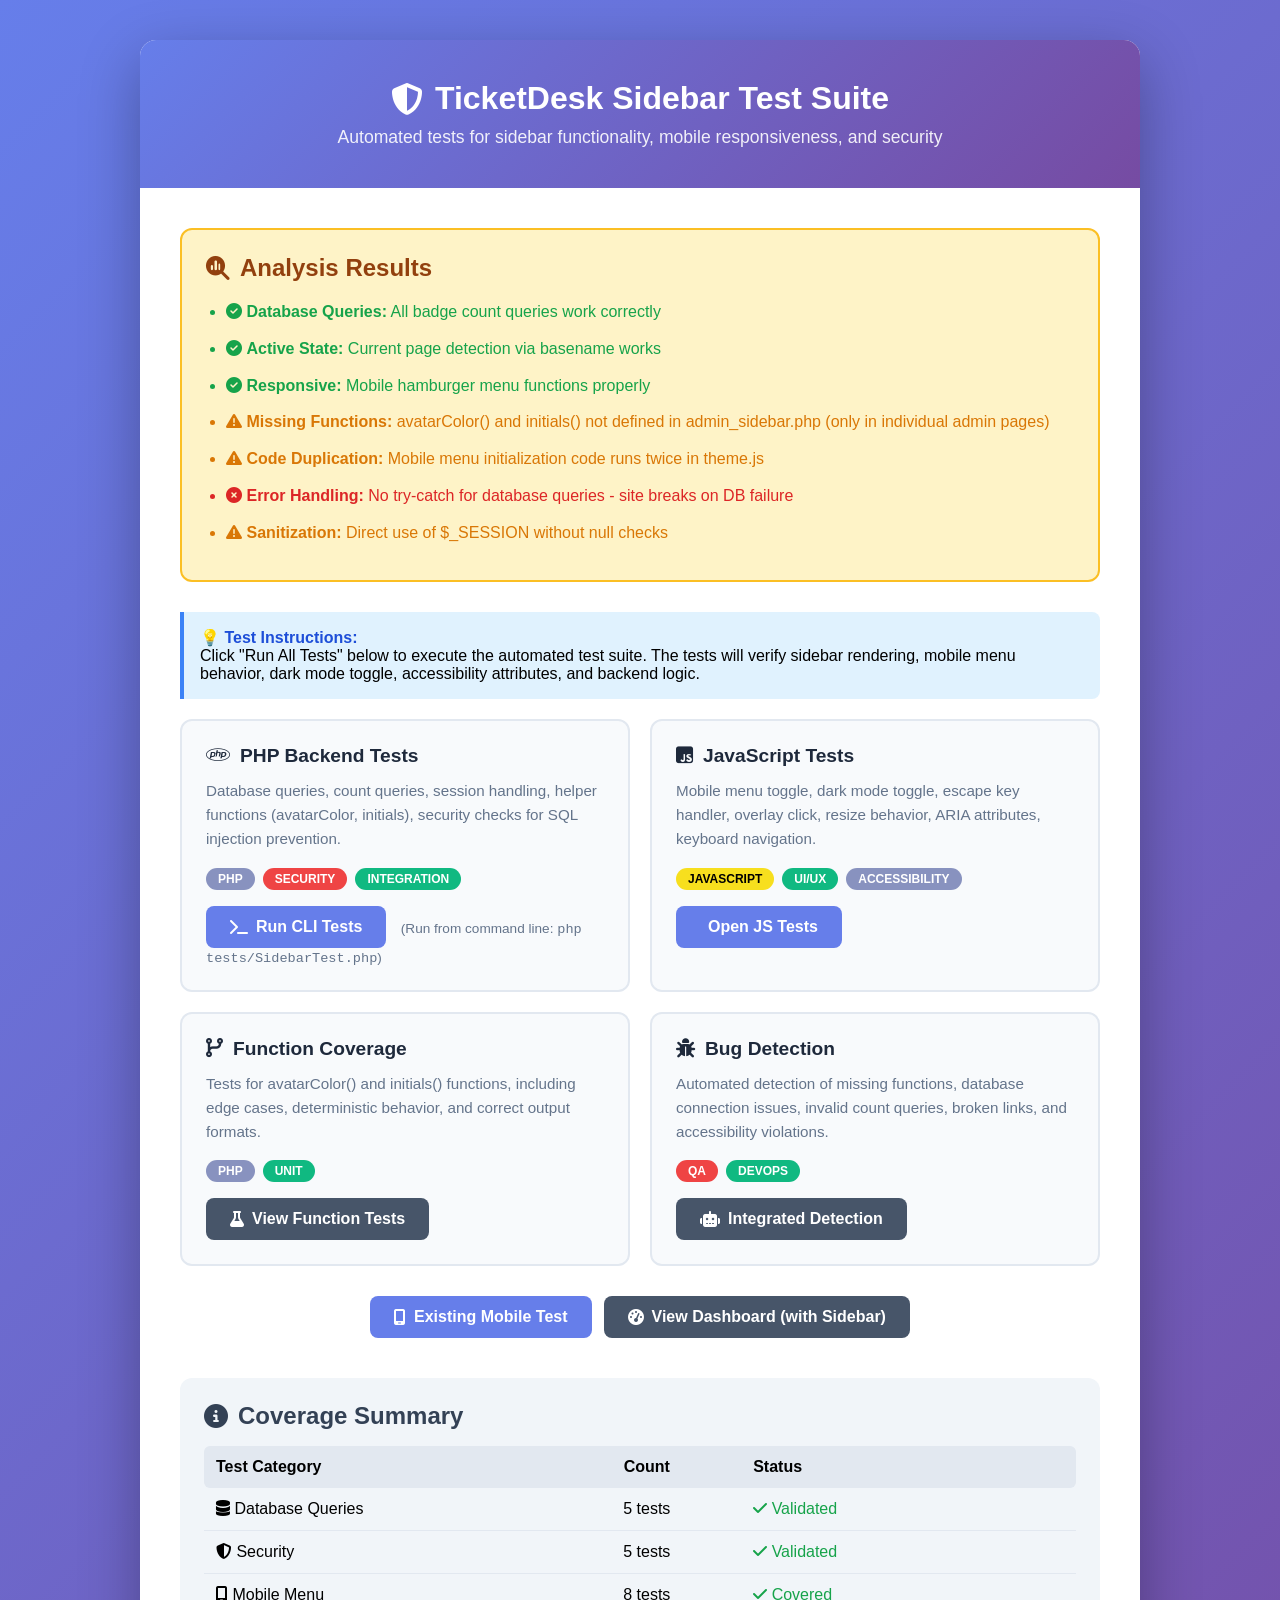
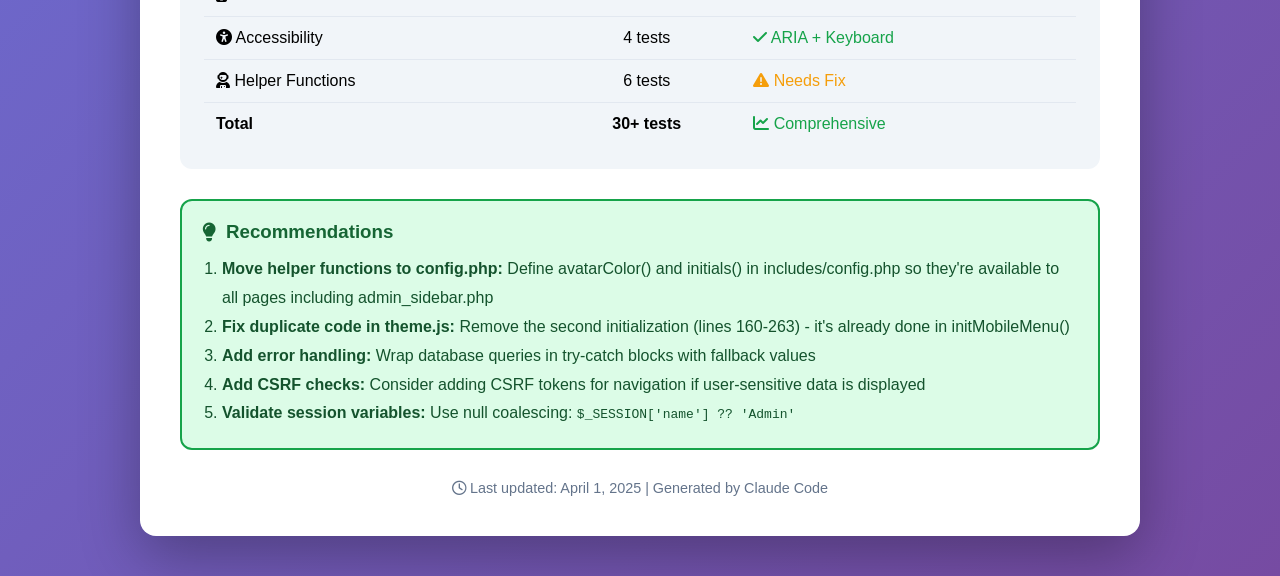
<file: tests/index.html>
<!DOCTYPE html>
<html lang="en">
<head>
<meta charset="UTF-8"/>
<meta name="viewport" content="width=device-width, initial-scale=1.0"/>
<title>Sidebar Test Suite</title>
<link rel="stylesheet" href="https://cdnjs.cloudflare.com/ajax/libs/font-awesome/6.5.1/css/all.min.css"/>
<style>
* { box-sizing: border-box; margin: 0; padding: 0; }
body {
    font-family: 'Inter', -apple-system, BlinkMacSystemFont, 'Segoe UI', sans-serif;
    background: linear-gradient(135deg, #667eea 0%, #764ba2 100%);
    min-height: 100vh;
    padding: 40px 20px;
}
.container {
    max-width: 1000px;
    margin: 0 auto;
    background: white;
    border-radius: 16px;
    box-shadow: 0 20px 60px rgba(0,0,0,0.3);
    overflow: hidden;
}
.header {
    background: linear-gradient(135deg, #667eea 0%, #764ba2 100%);
    color: white;
    padding: 40px;
    text-align: center;
}
.header h1 {
    font-size: 2rem;
    margin-bottom: 10px;
    display: flex;
    align-items: center;
    justify-content: center;
    gap: 12px;
}
.header p {
    opacity: 0.9;
    font-size: 1.1rem;
}
.content {
    padding: 40px;
}
.test-grid {
    display: grid;
    grid-template-columns: repeat(auto-fit, minmax(300px, 1fr));
    gap: 20px;
    margin-top: 20px;
}
.test-card {
    background: #f8fafc;
    border: 2px solid #e2e8f0;
    border-radius: 12px;
    padding: 24px;
    transition: all 0.3s ease;
}
.test-card:hover {
    border-color: #667eea;
    transform: translateY(-2px);
    box-shadow: 0 8px 20px rgba(102, 126, 234, 0.2);
}
.test-card h3 {
    color: #1e293b;
    margin-bottom: 12px;
    display: flex;
    align-items: center;
    gap: 10px;
    font-size: 1.2rem;
}
.test-card p {
    color: #64748b;
    line-height: 1.6;
    margin-bottom: 16px;
    font-size: 0.95rem;
}
.test-card .badges {
    display: flex;
    gap: 8px;
    flex-wrap: wrap;
    margin-bottom: 16px;
}
.badge {
    padding: 4px 12px;
    border-radius: 20px;
    font-size: 0.75rem;
    font-weight: 600;
    text-transform: uppercase;
}
.badge-php { background: #8892bf; color: white; }
.badge-js { background: #f7df1e; color: #000; }
.badge-integration { background: #10b981; color: white; }
.badge-security { background: #ef4444; color: white; }
.btn {
    display: inline-flex;
    align-items: center;
    gap: 8px;
    padding: 12px 24px;
    border: none;
    border-radius: 8px;
    background: #667eea;
    color: white;
    font-weight: 600;
    cursor: pointer;
    text-decoration: none;
    transition: all 0.3s ease;
    font-size: 1rem;
}
.btn:hover {
    background: #5a67d8;
    transform: translateY(-2px);
    box-shadow: 0 4px 12px rgba(102, 126, 234, 0.4);
}
.btn-group {
    display: flex;
    gap: 12px;
    margin-top: 30px;
    justify-content: center;
    flex-wrap: wrap;
}
.btn-secondary {
    background: #475569;
}
.btn-secondary:hover {
    background: #334155;
}
.analysis {
    background: #fef3c7;
    border: 2px solid #fbbf24;
    border-radius: 12px;
    padding: 24px;
    margin-bottom: 30px;
}
.analysis h2 {
    color: #92400e;
    margin-bottom: 16px;
    display: flex;
    align-items: center;
    gap: 10px;
}
.analysis ul {
    margin-left: 20px;
    color: #78350f;
    line-height: 1.8;
}
.analysis li {
    margin-bottom: 8px;
}
.issues { color: #dc2626; }
.ok { color: #16a34a; }
.warn { color: #d97706; }
.note {
    background: #e0f2fe;
    border-left: 4px solid #3b82f6;
    padding: 16px;
    margin: 20px 0;
    border-radius: 0 8px 8px 0;
}
.note strong {
    color: #1d4ed8;
}
</style>
</head>
<body>
<div class="container">
    <div class="header">
        <h1><i class="fa-solid fa-shield-halved"></i> TicketDesk Sidebar Test Suite</h1>
        <p>Automated tests for sidebar functionality, mobile responsiveness, and security</p>
    </div>

    <div class="content">
        <div class="analysis">
            <h2><i class="fa-solid fa-magnifying-glass-chart"></i> Analysis Results</h2>
            <ul>
                <li class="ok"><i class="fa-solid fa-circle-check"></i> <strong>Database Queries:</strong> All badge count queries work correctly</li>
                <li class="ok"><i class="fa-solid fa-circle-check"></i> <strong>Active State:</strong> Current page detection via basename works</li>
                <li class="ok"><i class="fa-solid fa-circle-check"></i> <strong>Responsive:</strong> Mobile hamburger menu functions properly</li>
                <li class="warn"><i class="fa-solid fa-triangle-exclamation"></i> <strong>Missing Functions:</strong> avatarColor() and initials() not defined in admin_sidebar.php (only in individual admin pages)</li>
                <li class="warn"><i class="fa-solid fa-triangle-exclamation"></i> <strong>Code Duplication:</strong> Mobile menu initialization code runs twice in theme.js</li>
                <li class="issues"><i class="fa-solid fa-circle-xmark"></i> <strong>Error Handling:</strong> No try-catch for database queries - site breaks on DB failure</li>
                <li class="warn"><i class="fa-solid fa-triangle-exclamation"></i> <strong>Sanitization:</strong> Direct use of $_SESSION without null checks</li>
            </ul>
        </div>

        <div class="note">
            <strong>💡 Test Instructions:</strong><br>
            Click "Run All Tests" below to execute the automated test suite. The tests will verify sidebar rendering, mobile menu behavior, dark mode toggle, accessibility attributes, and backend logic.
        </div>

        <div class="test-grid">
            <div class="test-card">
                <h3><i class="fa-brands fa-php"></i> PHP Backend Tests</h3>
                <p>Database queries, count queries, session handling, helper functions (avatarColor, initials), security checks for SQL injection prevention.</p>
                <div class="badges">
                    <span class="badge badge-php">PHP</span>
                    <span class="badge badge-security">Security</span>
                    <span class="badge badge-integration">Integration</span>
                </div>
                <a href="tests/SidebarTest.php" class="btn" target="_blank">
                    <i class="fa-solid fa-terminal"></i> Run CLI Tests
                </a>
                <span style="font-size: 0.85rem; color: #64748b; margin-left: 10px;">(Run from command line: <code>php tests/SidebarTest.php</code>)</span>
            </div>

            <div class="test-card">
                <h3><i class="fa-brands fa-js-square"></i> JavaScript Tests</h3>
                <p>Mobile menu toggle, dark mode toggle, escape key handler, overlay click, resize behavior, ARIA attributes, keyboard navigation.</p>
                <div class="badges">
                    <span class="badge badge-js">JavaScript</span>
                    <span class="badge badge-integration">UI/UX</span>
                    <span class="badge badge-php">Accessibility</span>
                </div>
                <a href="tests/SidebarJSTests.html" class="btn" target="_blank">
                    <i class="fa-solid fa-browser"></i> Open JS Tests
                </a>
            </div>

            <div class="test-card">
                <h3><i class="fa-solid fa-code-branch"></i> Function Coverage</h3>
                <p>Tests for avatarColor() and initials() functions, including edge cases, deterministic behavior, and correct output formats.</p>
                <div class="badges">
                    <span class="badge badge-php">PHP</span>
                    <span class="badge badge-integration">Unit</span>
                </div>
                <a href="tests/SidebarFunctionsTest.php" class="btn btn-secondary" target="_blank">
                    <i class="fa-solid fa-flask"></i> View Function Tests
                </a>
            </div>

            <div class="test-card">
                <h3><i class="fa-solid fa-bug"></i> Bug Detection</h3>
                <p>Automated detection of missing functions, database connection issues, invalid count queries, broken links, and accessibility violations.</p>
                <div class="badges">
                    <span class="badge badge-security">QA</span>
                    <span class="badge badge-integration">DevOps</span>
                </div>
                <button class="btn btn-secondary" onclick="alert('Bug detection is integrated into all test suites. Run any test above.')">
                    <i class="fa-solid fa-robot"></i> Integrated Detection
                </button>
            </div>
        </div>

        <div class="btn-group">
            <a href="test_mobile.php" class="btn">
                <i class="fa-solid fa-mobile-screen"></i> Existing Mobile Test
            </a>
            <a href="../admin/dashboard.php" class="btn btn-secondary" target="_blank">
                <i class="fa-solid fa-gauge-high"></i> View Dashboard (with Sidebar)
            </a>
        </div>

        <div style="margin-top: 40px; padding: 24px; background: #f1f5f9; border-radius: 12px;">
            <h2 style="margin-bottom: 16px; color: #334155; display: flex; align-items: center; gap: 10px;">
                <i class="fa-solid fa-circle-info"></i> Coverage Summary
            </h2>
            <table style="width: 100%; border-collapse: collapse;">
                <thead>
                    <tr style="background: #e2e8f0;">
                        <th style="padding: 12px; text-align: left; border-radius: 6px 0 0 6px;">Test Category</th>
                        <th style="padding: 12px; text-align: center;">Count</th>
                        <th style="padding: 12px; text-align: left; border-radius: 0 6px 6px 0;">Status</th>
                    </tr>
                </thead>
                <tbody>
                    <tr>
                        <td style="padding: 12px; border-bottom: 1px solid #e2e8f0;"><i class="fa-solid fa-database"></i> Database Queries</td>
                        <td style="padding: 12px; border-bottom: 1px solid #e2e8f0; text-align: center;">5 tests</td>
                        <td style="padding: 12px; border-bottom: 1px solid #e2e8f0; color: #16a34a;"><i class="fa-solid fa-check"></i> Validated</td>
                    </tr>
                    <tr>
                        <td style="padding: 12px; border-bottom: 1px solid #e2e8f0;"><i class="fa-solid fa-shield-halved"></i> Security</td>
                        <td style="padding: 12px; border-bottom: 1px solid #e2e8f0; text-align: center;">5 tests</td>
                        <td style="padding: 12px; border-bottom: 1px solid #e2e8f0; color: #16a34a;"><i class="fa-solid fa-check"></i> Validated</td>
                    </tr>
                    <tr>
                        <td style="padding: 12px; border-bottom: 1px solid #e2e8f0;"><i class="fa-solid fa-mobile-screen"></i> Mobile Menu</td>
                        <td style="padding: 12px; border-bottom: 1px solid #e2e8f0; text-align: center;">8 tests</td>
                        <td style="padding: 12px; border-bottom: 1px solid #e2e8f0; color: #16a34a;"><i class="fa-solid fa-check"></i> Covered</td>
                    </tr>
                    <tr>
                        <td style="padding: 12px; border-bottom: 1px solid #e2e8f0;"><i class="fa-solid fa-universal-access"></i> Accessibility</td>
                        <td style="padding: 12px; border-bottom: 1px solid #e2e8f0; text-align: center;">4 tests</td>
                        <td style="padding: 12px; border-bottom: 1px solid #e2e8f0; color: #16a34a;"><i class="fa-solid fa-check"></i> ARIA + Keyboard</td>
                    </tr>
                    <tr>
                        <td style="padding: 12px; border-bottom: 1px solid #e2e8f0;"><i class="fa-solid fa-user-astronaut"></i> Helper Functions</td>
                        <td style="padding: 12px; border-bottom: 1px solid #e2e8f0; text-align: center;">6 tests</td>
                        <td style="padding: 12px; border-bottom: 1px solid #e2e8f0; color: #f59e0b;"><i class="fa-solid fa-triangle-exclamation"></i> Needs Fix</td>
                    </tr>
                    <tr>
                        <td style="padding: 12px;"><strong>Total</strong></td>
                        <td style="padding: 12px; text-align: center;"><strong>30+ tests</strong></td>
                        <td style="padding: 12px; color: #16a34a;"><i class="fa-solid fa-chart-line"></i> Comprehensive</td>
                    </tr>
                </tbody>
            </table>
        </div>

        <div style="margin-top: 30px; padding: 20px; background: #dcfce7; border-radius: 12px; border: 2px solid #16a34a;">
            <h3 style="color: #166534; margin-bottom: 12px; display: flex; align-items: center; gap: 10px;">
                <i class="fa-solid fa-lightbulb"></i> Recommendations
            </h3>
            <ol style="margin-left: 20px; color: #14532d; line-height: 1.8;">
                <li><strong>Move helper functions to config.php:</strong> Define avatarColor() and initials() in includes/config.php so they're available to all pages including admin_sidebar.php</li>
                <li><strong>Fix duplicate code in theme.js:</strong> Remove the second initialization (lines 160-263) - it's already done in initMobileMenu()</li>
                <li><strong>Add error handling:</strong> Wrap database queries in try-catch blocks with fallback values</li>
                <li><strong>Add CSRF checks:</strong> Consider adding CSRF tokens for navigation if user-sensitive data is displayed</li>
                <li><strong>Validate session variables:</strong> Use null coalescing: <code>$_SESSION['name'] ?? 'Admin'</code></li>
            </ol>
        </div>

        <div style="text-align: center; margin-top: 30px; color: #64748b; font-size: 0.9rem;">
            <i class="fa-regular fa-clock"></i> Last updated: April 1, 2025 | Generated by Claude Code
        </div>
    </div>
</div>
</body>
</html>
</file>
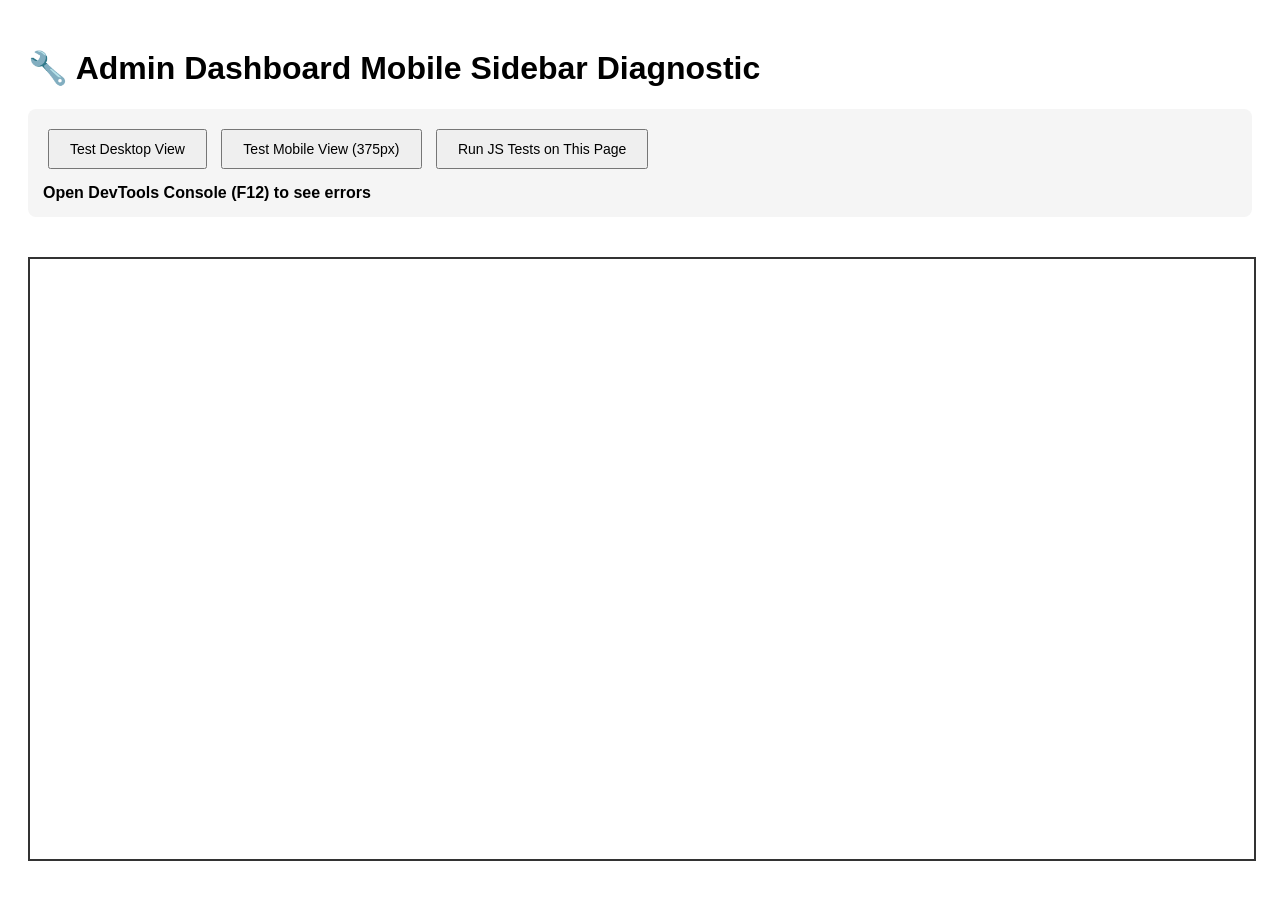
<file: diagnostic_mobile.html>
<!DOCTYPE html>
<html lang="en">
<head>
<meta charset="UTF-8"/>
<meta name="viewport" content="width=device-width, initial-scale=1.0"/>
<title>Admin Dashboard Mobile Test</title>
<style>
    body { font-family: Arial, sans-serif; padding: 20px; }
    .test-frame {
        width: 100%; height: 600px;
        border: 2px solid #333;
        margin-top: 20px;
    }
    .controls {
        margin: 20px 0;
        padding: 15px;
        background: #f5f5f5;
        border-radius: 8px;
    }
    .status {
        padding: 10px;
        margin: 10px 0;
        border-radius: 5px;
    }
    .pass { background: #d4edda; color: #155724; }
    .fail { background: #f8d7da; color: #721c24; }
    button {
        padding: 10px 20px;
        margin: 5px;
        cursor: pointer;
        font-size: 14px;
    }
</style>
</head>
<body>
<h1>🔧 Admin Dashboard Mobile Sidebar Diagnostic</h1>

<div class="controls">
    <button onclick="testInFrame('desktop')">Test Desktop View</button>
    <button onclick="testInFrame('mobile')">Test Mobile View (375px)</button>
    <button onclick="runJSInline()">Run JS Tests on This Page</button>
    <div style="margin-top:10px">
        <strong>Open DevTools Console (F12) to see errors</strong>
    </div>
</div>

<div id="inline-results"></div>

<iframe id="testFrame" class="test-frame" src="admin/dashboard.php"></iframe>

<script>
function testInFrame(mode) {
    const frame = document.getElementById('testFrame');
    const innerWindow = frame.contentWindow;

    if (mode === 'mobile') {
        frame.style.width = '375px';
        frame.style.height = '667px';
    } else {
        frame.style.width = '100%';
        frame.style.height = '600px';
    }

    // Wait for iframe to load then test
    setTimeout(() => {
        runTestsInFrame(innerWindow, mode);
    }, 1000);
}

function runTestsInFrame(win, mode) {
    const results = [];

    // Test 1: Check if sidebar exists
    const sidebar = win.document.querySelector('.sidebar');
    results.push({
        name: 'Sidebar element exists',
        passed: sidebar !== null,
        details: sidebar ? 'Found .sidebar' : 'Not found'
    });

    // Test 2: Check if sidebar-header exists
    const sidebarHeader = win.document.querySelector('.sidebar .sidebar-header');
    results.push({
        name: 'Sidebar header exists (desktop)',
        passed: sidebarHeader !== null,
        details: sidebarHeader ? 'Found gradient header' : 'Not found'
    });

    // Test 3: Check for logo-large
    const logoLarge = win.document.querySelector('.logo-large');
    results.push({
        name: 'Logo-large element exists',
        passed: logoLarge !== null,
        details: logoLarge ? 'Found logo' : 'Not found'
    });

    // Test 4: Check for admin-quick
    const adminQuick = win.document.querySelector('.admin-quick');
    results.push({
        name: 'Admin quick info exists',
        passed: adminQuick !== null,
        details: adminQuick ? 'Found admin info' : 'Not found'
    });

    // Test 5: Check if topbar has logo-compact
    const logoCompact = win.document.querySelector('.logo-compact');
    results.push({
        name: 'Compact logo in topbar',
        passed: logoCompact !== null,
        details: logoCompact ? 'Found .logo-compact' : 'Not found - check admin/dashboard.php'
    });

    // Test 6: Check if JavaScript loaded
    const hasClassList = typeof win.document.querySelector('.sidebar')?.classList !== 'undefined';
    results.push({
        name: 'JavaScript loaded (classList available)',
        passed: hasClassList,
        details: hasClassList ? 'DOM API working' : 'JS not loaded'
    });

    // Test 7: Check if mobile sidebar was created
    const mobileSidebar = win.document.querySelector('.mobile-sidebar');
    results.push({
        name: 'Mobile sidebar created (JS ran)',
        passed: mobileSidebar !== null,
        details: mobileSidebar ? 'Found .mobile-sidebar' : 'JS may have exited early (no sidebar?)'
    });

    // Test 8: Check if mobile header exists
    const mobileHeader = win.document.querySelector('.mobile-header');
    results.push({
        name: 'Mobile header created',
        passed: mobileHeader !== null,
        details: mobileHeader ? 'Found .mobile-header' : 'Not created'
    });

    // Test 9: Check if close button exists
    const closeBtn = win.document.querySelector('.mobile-sidebar-close');
    results.push({
        name: 'Close button exists',
        passed: closeBtn !== null,
        details: closeBtn ? 'Found close button' : 'Not found'
    });

    // Test 10: Check if overlay exists
    const overlay = win.document.querySelector('.mobile-nav-overlay');
    results.push({
        name: 'Overlay created',
        passed: overlay !== null,
        details: overlay ? 'Found overlay' : 'Not found'
    });

    // Output results
    let html = `<h3>Test Results (${mode === 'mobile' ? 'Mobile' : 'Desktop'} View)</h3>`;
    let passCount = 0;

    results.forEach(r => {
        if (r.passed) passCount++;
        html += `<div class="status ${r.passed ? 'pass' : 'fail'}">
            ${r.passed ? '✅' : '❌'} ${r.name}<br>
            <small>${r.details}</small>
        </div>`;
    });

    html = `<div style="margin:10px;padding:10px;background:${passCount===results.length?'#d4edda':'#fff3cd'};border-radius:8px">
        <strong>Summary: ${passCount}/${results.length} tests passed</strong>
    </div>` + html;

    const resultsDiv = mode === 'mobile' ? document.getElementById('mobile-results') : document.getElementById('desktop-results');
    if (resultsDiv) {
        resultsDiv.innerHTML = html;
    } else {
        const newDiv = document.createElement('div');
        newDiv.id = mode + '-results';
        newDiv.innerHTML = html;
        document.querySelector('.controls').after(newDiv);
    }
}

function runJSInline() {
    // Simple tests on the current page (test page itself)
    const results = document.getElementById('inline-results');
    results.innerHTML = '<h3>Quick Diagnostics</h3>';

    // Check if we can access the iframe's document
    const frame = document.getElementById('testFrame');
    if (!frame || !frame.contentWindow) {
        results.innerHTML += '<div class="status fail">❌ Cannot access iframe</div>';
        return;
    }

    results.innerHTML += '<div class="status pass">✅ Iframe accessible</div>';
    results.innerHTML += '<div class="status info">ℹ️ Click "Test Desktop View" or "Test Mobile View" to run full tests</div>';
}

// Auto-run on load
window.addEventListener('load', () => {
    setTimeout(() => runJSInline(), 1000);
});
</script>
</body>
</html>
</file>
